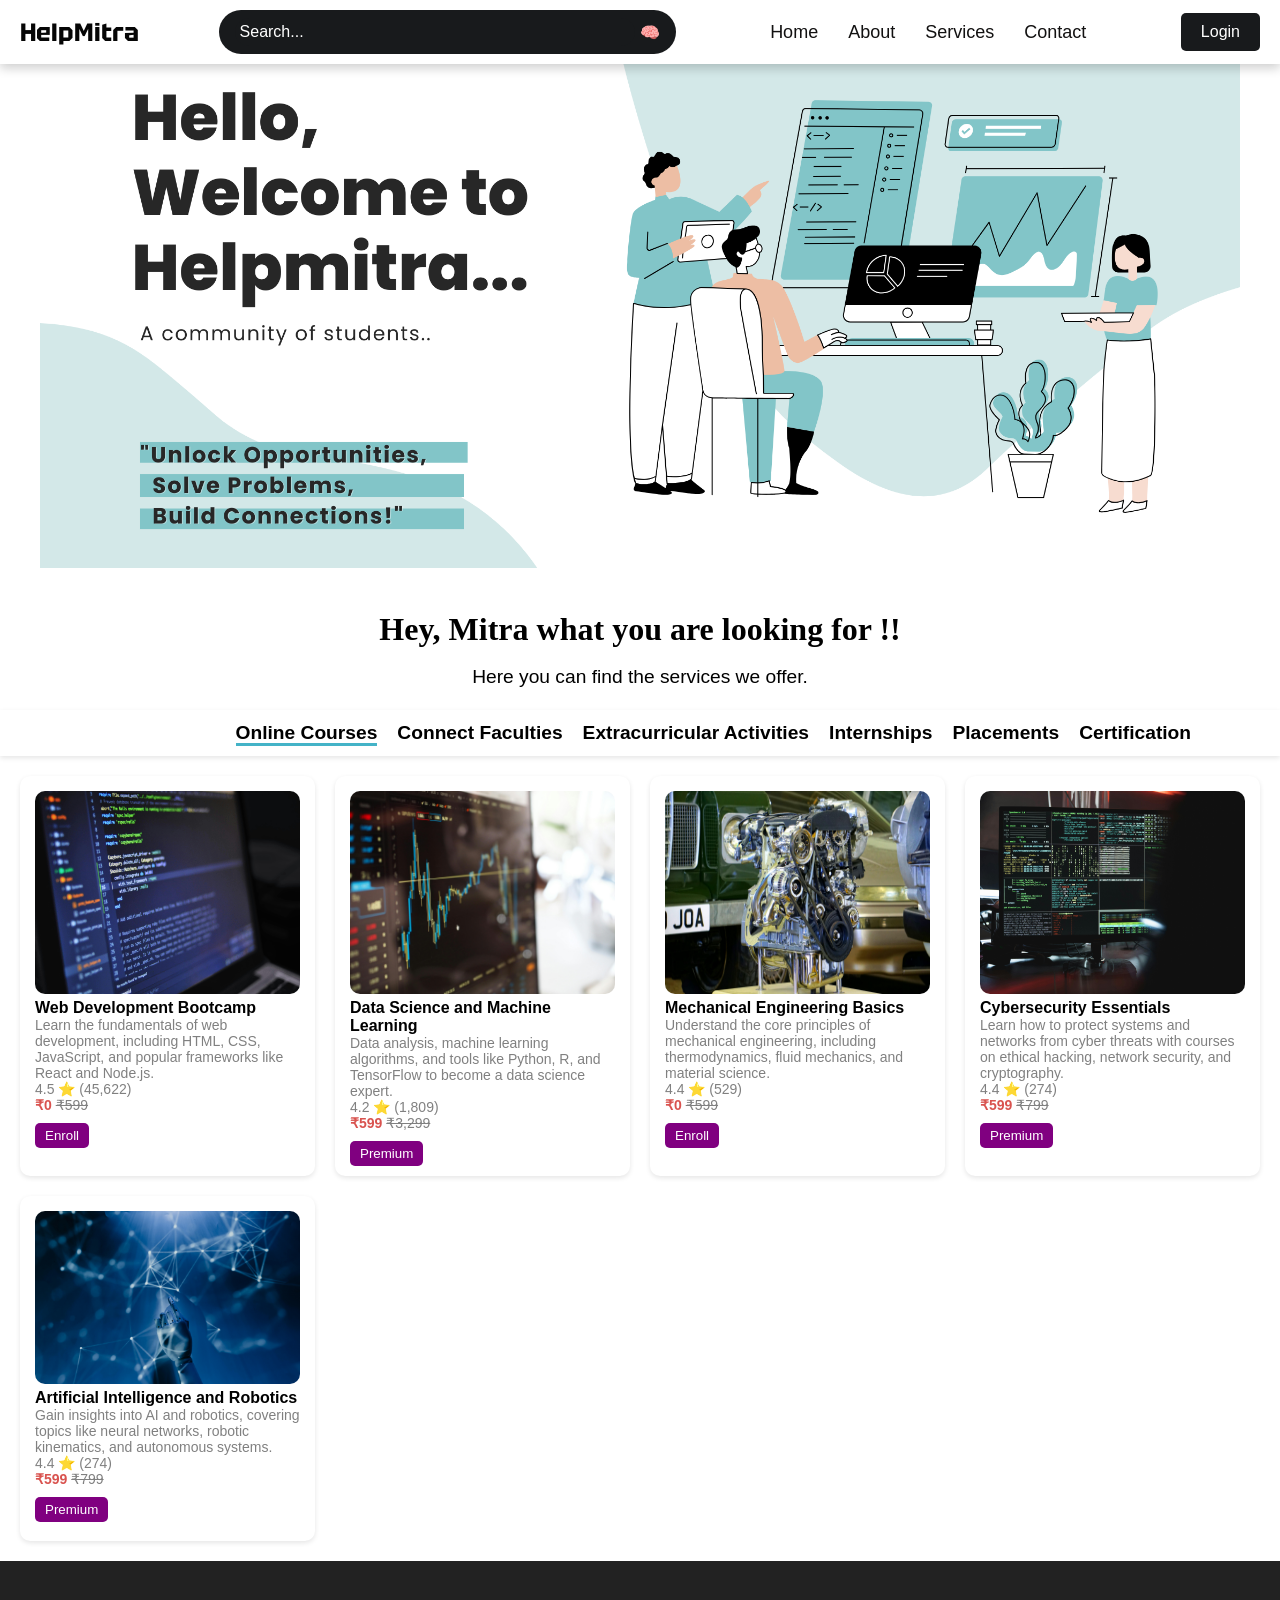
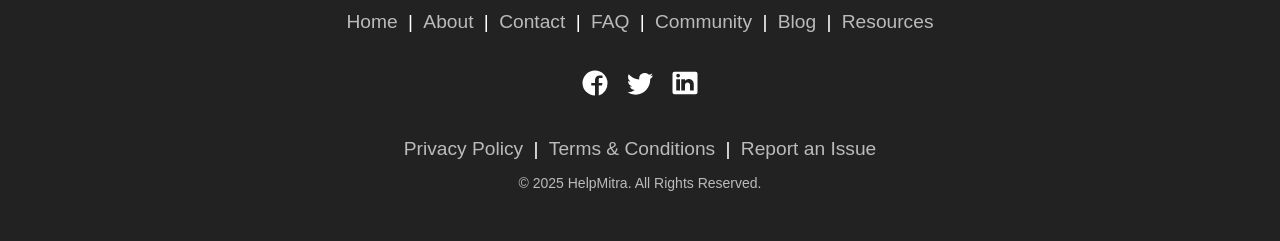
<file: index.html>
<!DOCTYPE html>
<html lang="en">

<head>

    <meta charset="UTF-8">
    <meta name="viewport" content="width=device-width, initial-scale=1.0">
    <title>Helpmitra-Connectivity</title>
    <link rel="stylesheet" href="p1.css">
    <link href="https://fonts.googleapis.com/css2?family=Tektur:wght@400;700&display=swap" rel="stylesheet">
</head>

<body>

    <header class="header">

        <div class="logo">HelpMitra</div>
        <form class="search-box">
            <input type="text" placeholder="Search..." />
            <button type="submit">🧠</button>
        </form>

        <ul class="nav-links">
            <li><a href="index.html">Home</a></li>
            <li><a href="about.html">About</a></li>
            <li><a href="#serv">Services</a></li>
            <li><a href="contact.html">Contact</a></li>
        </ul>
        <a href="l1.html" class="login-btn">Login</a>

    </header>

    <img src="bannerHeMi.png" class="imagess" alt="error occurs">

    <h1 id="serv">Hey, Mitra what you are looking for !!</h1><br>
    <p1>Here you can find the services we offer. </p><br>

        <!-- Navigation Bar -->
        <nav>
            <ul>
                <li><a href="#" class="nav-link active" data-category="online-courses">Online Courses</a></li>
                <li><a href="#" class="nav-link" data-category="connect-faculties">Connect Faculties</a></li>
                <li><a href="#" class="nav-link" data-category="extracurricular-activities">Extracurricular
                        Activities</a></li>
                <li><a href="#" class="nav-link" data-category="internships">Internships</a></li>
                <li><a href="#" class="nav-link" data-category="placements">Placements</a></li>
                <li><a href="#" class="nav-link" data-category="certification">Certification</a></li>
            </ul>
        </nav>

        <!-- Course Grid -->
        <section class="course-grid active" id="online-courses">
            <div class="course-card">
                <img src="oc1.jpg" alt="Course 1">
                <h3>Web Development Bootcamp</h3>
                <p>Learn the fundamentals of web development, including HTML, CSS, JavaScript, and popular frameworks
                    like React and Node.js.</p>
                <p>4.5 ⭐ (45,622)</p>
                <p><span class="price">₹0</span> <del>₹599</del></p>
                <button class="premium">Enroll</button>
            </div>

            <div class="course-card">
                <img src="oc2.jpg" alt="Course 2">
                <h3>Data Science and Machine Learning</h3>
                <p>Data analysis, machine learning algorithms, and tools like Python, R, and TensorFlow to become a data
                    science expert.</p>
                <p>4.2 ⭐ (1,809)</p>
                <p><span class="price">₹599</span> <del>₹3,299</del></p>
                <button class="premium">Premium</button>
            </div>

            <div class="course-card">
                <img src="oc3.jpg" alt="Course 3">
                <h3>Mechanical Engineering Basics</h3>
                <p>Understand the core principles of mechanical engineering, including thermodynamics, fluid mechanics,
                    and material science.</p>
                <p>4.4 ⭐ (529)</p>
                <p><span class="price">₹0</span> <del>₹599</del></p>
                <button class="premium">Enroll</button>
            </div>

            <div class="course-card">
                <img src="oc4.jpg" alt="Course 4">
                <h3>Cybersecurity Essentials</h3>
                <p>Learn how to protect systems and networks from cyber threats with courses on ethical hacking, network
                    security, and cryptography.</p>
                <p>4.4 ⭐ (274)</p>
                <p><span class="price">₹599</span> <del>₹799</del></p>
                <button class="premium">Premium</button>
            </div>

            <div class="course-card">
                <img src="oc5.jpg" alt="Course 4">
                <h3>Artificial Intelligence and Robotics</h3>
                <p>Gain insights into AI and robotics, covering topics like neural networks, robotic kinematics, and
                    autonomous systems.</p>
                <p>4.4 ⭐ (274)</p>
                <p><span class="price">₹599</span> <del>₹799</del></p>
                <button class="premium">Premium</button>
            </div>

        </section>
        <section class="course-grid" id="connect-faculties">
            <div class="course-card">
                <img src="cf1.jpg" alt="Course 1">
                <h3>Dr. pro. vivek singh</h3>
                <p>Professor of Computer Science</p>
                <p>Over 20 years of experience in teaching and research in the field of artificial intelligence.</p>
                <div class="contact-info">
                    <p><strong>Email:</strong>viveksingh@example.com</p>
                    <p><strong>Subjects:</strong> AI, Machine Learning, Data Structures</p>
                </div>
            </div>

            <div class="course-card">
                <img src="cf2.jpg" alt="Course 2">
                <h3>Dr. prof. damyanti patel</h3>
                <p>Associate Professor of Mathematics</p>
                <p>Specializes in algebra and has published numerous papers in international journals.</p>
                <div class="contact-info">
                    <p><strong>Email:</strong>pateldamyati@example.com</p>
                    <p><strong>Subjects:</strong>Algebra, Calculus, Statistics</p>
                </div>
            </div>

            <div class="course-card">
                <img src="cf3.jpg" alt="Course 3">
                <h3>prof. Akash parmar</h3>
                <p>Assistant Professor of Physics</p>
                <p>Focuses on quantum mechanics and he is passionate about teaching.</p>
                <div class="contact-info">
                    <p><strong>Email:</strong>akashparmar@example.com</p>
                    <p><strong>Subjects:</strong>Quantum Mechanics, Thermodynamics</p>
                </div>
            </div>

            <div class="course-card">
                <img src="cf4.jpg" alt="Course 4">
                <h3>prof. Alakh pandey</h3>
                <p>Assistant Professor of Physics</p>
                <div class="contact-info">
                    <p><strong>Email:</strong>alakhpandey@example.com</p>
                    <p><strong>Subjects:</strong>Quantum physics</p>
                </div>
            </div>

            <div class="course-card">
                <img src="cf5.jpg" alt="Course 4">
                <h3>prof.Ashis kumar</h3>
                <p>Assistant Professor of robotics</p>
                <div class="contact-info">
                    <p><strong>Email:</strong>emilyjohnson@example.com</p>
                    <p><strong>Subjects:</strong>IOT, Automation</p>
                </div>
            </div>
        </section>

        <section class="course-grid" id="extracurricular-activities">
            <div class="course-card">
                <img src="activ1.jpg.jpg" alt="Course 1">
                <h3>BasketBall</h3>
                <p>Join our basketball team to improve your skills and compete in local tournaments.</p>
                <p><span class="price">₹0</span> <del>₹599</del></p>
                <button class="premium">Free</button>
            </div>

            <div class="course-card">
                <img src="activ2.jpg.jpg" alt="Course 2">
                <h3>Chess Club</h3>
                <p>Challenge your mind and compete with others in our chess club.</p>
                <button class="premium">Join</button>
            </div>

            <div class="course-card">
                <img src="activ3.jpg.jpg" alt="Course 3">
                <h3>Drama Club</h3>
                <p>Express yourself through acting and participate in our annual plays.</p>
                <p><span class="price">₹0</span> <del>₹599</del></p>
                <button class="premium">Free</button>
            </div>

            <div class="course-card">
                <img src="activ4.jpg.jpg" alt="Course 4">
                <h3>Music Club</h3>
                <p>Join our music club to learn instruments and perform in concerts.</p>
                <p><span class="price">₹599</span> <del>₹799</del></p>
                <button class="premium">Join</button>
            </div>

            <div class="course-card">
                <img src="activ5.jpg.jpg" alt="Course 4">
                <h3>Coding Club</h3>
                <p>Learn to code and work on exciting projects with fellow students.</p>
                <button class="premium">Join</button>
            </div>
        </section>

        <section class="course-grid" id="internships">
            <div class="course-card">
                <img src="intern1.jpg" alt="Course 1">
                <h3>Software Development Intern</h3>
                <p>Company A</p>
                <p>Location:Bengaluru</p>
                <p>Duration: 6 Months</p>
                <button class="premium">Apply Now</button>
            </div>

            <div class="course-card">
                <img src="intern2.jpg" alt="Course 2">
                <h3>Marketing Intern</h3>
                <p>Company B</p>
                <p>Location:Chennai,India</p>
                <p>Duration: 6 Months</p>
                <button class="premium">Apply Now</button>
            </div>

            <div class="course-card">
                <img src="intern3.jpg" alt="Course 3">
                <h3>Graphic Design Intern</h3>
                <p>Company C</p>
                <p>Location:Remote</p>
                <p>Duration: 4 Months</p>
                <button class="premium">Apply Now</button>
            </div>

        </section>

        <section class="course-grid" id="placements">
            <div class="course-card">
                <img src="place1.jpg" alt="Course 1">
                <h3>Software Engineer at TechCorp</h3>
                <p>Join TechCorp as a Software Engineer and work on cutting-edge technologies.</p>
                <button class="premium">Read More</button>
            </div>

            <div class="course-card">
                <img src="place2.jpg" alt="Course 1">
                <h3>Data Analyst at DataSolutions</h3>
                <p>Analyze and interpret complex data sets to help businesses make informed decisions.</p>
                <button class="premium">Read More</button>
            </div>

            <div class="course-card">
                <img src="place3.jpg" alt="Course 1">
                <h3>Marketing Specialist at MarketGurus</h3>
                <p>Develop and implement marketing strategies to promote products and services.</p>
                <button class="premium">Read More</button>
            </div>

            <div class="course-card">
                <img src="place4.jpg" alt="Course 1">
                <h3>Frontend Developer at Narola Infotech</h3>
                <p>Join Narola Infotech as a Frontend developer and work on cutting-edge technologies.</p>
                <button class="premium">Read More</button>
            </div>


        </section>

        <section class="course-grid" id="certification">
            <div class="course-card">
                <img src="image1.jpg" alt="Course 1">
                <h3>The Complete AI Guide: Learn ChatGPT</h3>
                <p>4.5 ⭐ (45,622)</p>
                <p><span class="price">₹0</span> <del>₹599</del></p>
                <button class="premium">Free</button>
            </div>

            <div class="course-card">
                <img src="image2.jpg" alt="Course 2">
                <h3>The Complete AI-Powered Copywriting Course</h3>
                <p>4.2 ⭐ (1,809)</p>
                <p><span class="price">₹599</span> <del>₹3,299</del></p>
                <button class="premium">Premium</button>
            </div>

            <div class="course-card">
                <img src="image3.jpg" alt="Course 3">
                <h3>ChatGPT, DeepSeek, Grok & More AI Tools</h3>
                <p>4.4 ⭐ (529)</p>
                <p><span class="price">₹0</span> <del>₹599</del></p>
                <button class="premium">Free</button>
            </div>

            <div class="course-card">
                <img src="image4.jpg" alt="Course 4">
                <h3>Mastering SEO With ChatGPT</h3>
                <p>4.4 ⭐ (274)</p>
                <p><span class="price">₹599</span> <del>₹799</del></p>
                <button class="premium">Premium</button>
            </div>
        </section>

        <footer>
            <div class="footer-container">
                <div class="footer-links">
                    <a href="index.html">Home</a> |
                    <a href="about.html">About</a> |
                    <a href="contact.html">Contact</a> |
                    <a href="#">FAQ</a> |
                    <a href="#">Community</a> |
                    <a href="#">Blog</a> |
                    <a href="#serv">Resources</a>
                </div>

                <div class="social-icons">
                    <!-- Facebook -->
                    <a href="https://www.facebook.com/yourprofile" target="_blank">
                        <svg xmlns="http://www.w3.org/2000/svg" width="30" height="30" viewBox="0 0 24 24"
                            fill="currentColor">
                            <path
                                d="M22 12A10 10 0 1 0 12 22V14H9v-2h3V9.5a3.5 3.5 0 0 1 3.5-3.5h2.5V8h-2c-.55 0-1 .45-1 1V12h3l-.5 2h-2.5v8A10 10 0 0 0 22 12Z" />
                        </svg>
                    </a>

                    <!-- Twitter -->
                    <a href="https://twitter.com/yourprofile" target="_blank">
                        <svg xmlns="http://www.w3.org/2000/svg" width="30" height="30" viewBox="0 0 24 24"
                            fill="currentColor">
                            <path
                                d="M22.46 6c-.77.35-1.6.58-2.46.69a4.26 4.26 0 0 0 1.88-2.35 8.27 8.27 0 0 1-2.68 1.02A4.13 4.13 0 0 0 15.5 4a4.14 4.14 0 0 0-4.17 4.3c0 .33.04.66.11.97A11.75 11.75 0 0 1 3 5.09a4.24 4.24 0 0 0-.56 2.17c0 1.49.72 2.8 1.83 3.57a4.07 4.07 0 0 1-1.88-.53v.05c0 2.08 1.44 3.83 3.36 4.24a4.17 4.17 0 0 1-1.87.07 4.16 4.16 0 0 0 3.88 2.9A8.35 8.35 0 0 1 2 19.48a11.77 11.77 0 0 0 6.36 1.88c7.63 0 11.8-6.4 11.8-11.95v-.55A8.47 8.47 0 0 0 22.46 6Z" />
                        </svg>
                    </a>

                    <!-- LinkedIn -->
                    <a href="https://www.linkedin.com/in/yourprofile" target="_blank">
                        <svg xmlns="http://www.w3.org/2000/svg" width="30" height="30" viewBox="0 0 24 24"
                            fill="currentColor">
                            <path
                                d="M20.45 3H3.55A1.55 1.55 0 0 0 2 4.55v14.9A1.55 1.55 0 0 0 3.55 21h16.9A1.55 1.55 0 0 0 22 19.45V4.55A1.55 1.55 0 0 0 20.45 3ZM8 18H5V9h3v9ZM6.5 7.5A1.5 1.5 0 1 1 8 6a1.5 1.5 0 0 1-1.5 1.5ZM19 18h-3v-4.5c0-1.15-.85-2-2-2s-2 .85-2 2V18h-3V9h3v1.25a3.5 3.5 0 0 1 3-1.5c2.2 0 4 1.8 4 4V18Z" />
                        </svg>
                    </a>
                </div>


                <div class="footer-legal">
                    <a href="#">Privacy Policy</a> |
                    <a href="#">Terms & Conditions</a> |
                    <a href="#">Report an Issue</a>
                </div>

                <p>&copy; 2025 HelpMitra. All Rights Reserved.</p>
            </div>
        </footer>

        <script src="p1.js"></script>
</body>

</html>
</file>
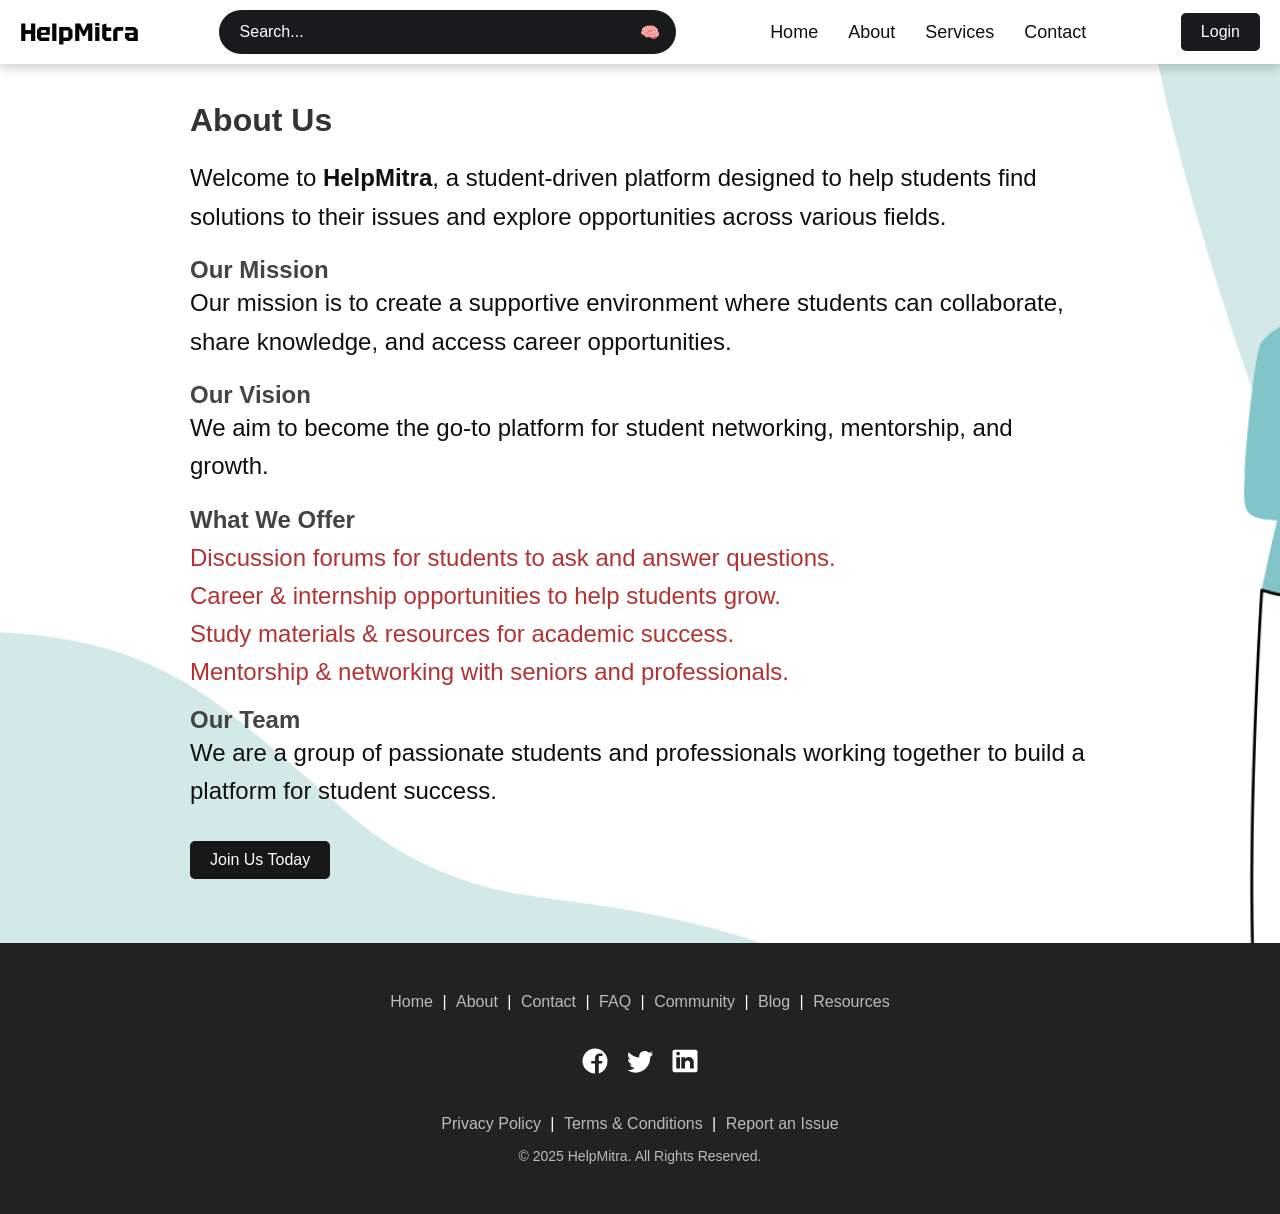
<file: about.html>
<!DOCTYPE html>
<html lang="en">

<head>
    <meta charset="UTF-8">
    <meta name="viewport" content="width=device-width, initial-scale=1.0">
    <title>About Us - Helpmitra-Community</title>
    <link rel="stylesheet" href="p1.css">
    <link href="https://fonts.googleapis.com/css2?family=Tektur:wght@400;700&display=swap" rel="stylesheet">
</head>

<body class="aboutt">
    <header class="header">

        <div class="logo">HelpMitra</div>
        <form class="search-box">
            <input type="text" placeholder="Search..." />
            <button type="submit">🧠</button>
        </form>

        <ul class="nav-links">
            <li><a href="index.html">Home</a></li>
            <li><a href="about.html">About</a></li>
            <li><a href="index.html#serv">Services</a></li>
            <li><a href="contact.html">Contact</a></li>
        </ul>
        <a href="l1.html" class="login-btn">Login</a>

    </header>

    <div class="about-container">
        <h2 class="h22">About Us</h2>
        <p class="p3">Welcome to <strong>HelpMitra</strong>, a student-driven platform designed to help
            students find solutions to their issues and explore opportunities across various fields.</p>

        <h3 class="h33">Our Mission</h3>
        <p class="p3">Our mission is to create a supportive environment where students can collaborate, share
            knowledge, and access career opportunities.</p>

        <h3 class="h33">Our Vision</h3>
        <p class="p3">We aim to become the go-to platform for student networking, mentorship, and growth.</p>

        <h3 class="h33">What We Offer</h3>
        <ul class="ul3">
            <li>Discussion forums for students to ask and answer questions.</li>
            <li>Career & internship opportunities to help students grow.</li>
            <li>Study materials & resources for academic success.</li>
            <li>Mentorship & networking with seniors and professionals.</li>
        </ul>

        <h3 class="h33">Our Team</h3>
        <p class="p3">We are a group of passionate students and professionals working together to build a platform
            for student success.</p>

        <a href="l1.html" class="cta-button">Join Us Today</a>
    </div>


    <footer>
        <div class="footer-container">
            <div class="footer-links">
                <a href="index.html">Home</a> |
                <a href="about.html">About</a> |
                <a href="contact.html">Contact</a> |
                <a href="#">FAQ</a> |
                <a href="#">Community</a> |
                <a href="#">Blog</a> |
                <a href="#">Resources</a>
            </div>

            <div class="social-icons">
                <!-- Facebook -->
                <a href="https://www.facebook.com/yourprofile" target="_blank">
                    <svg xmlns="http://www.w3.org/2000/svg" width="30" height="30" viewBox="0 0 24 24"
                        fill="currentColor">
                        <path
                            d="M22 12A10 10 0 1 0 12 22V14H9v-2h3V9.5a3.5 3.5 0 0 1 3.5-3.5h2.5V8h-2c-.55 0-1 .45-1 1V12h3l-.5 2h-2.5v8A10 10 0 0 0 22 12Z" />
                    </svg>
                </a>

                <!-- Twitter -->
                <a href="https://twitter.com/yourprofile" target="_blank">
                    <svg xmlns="http://www.w3.org/2000/svg" width="30" height="30" viewBox="0 0 24 24"
                        fill="currentColor">
                        <path
                            d="M22.46 6c-.77.35-1.6.58-2.46.69a4.26 4.26 0 0 0 1.88-2.35 8.27 8.27 0 0 1-2.68 1.02A4.13 4.13 0 0 0 15.5 4a4.14 4.14 0 0 0-4.17 4.3c0 .33.04.66.11.97A11.75 11.75 0 0 1 3 5.09a4.24 4.24 0 0 0-.56 2.17c0 1.49.72 2.8 1.83 3.57a4.07 4.07 0 0 1-1.88-.53v.05c0 2.08 1.44 3.83 3.36 4.24a4.17 4.17 0 0 1-1.87.07 4.16 4.16 0 0 0 3.88 2.9A8.35 8.35 0 0 1 2 19.48a11.77 11.77 0 0 0 6.36 1.88c7.63 0 11.8-6.4 11.8-11.95v-.55A8.47 8.47 0 0 0 22.46 6Z" />
                    </svg>
                </a>

                <!-- LinkedIn -->
                <a href="https://www.linkedin.com/in/yourprofile" target="_blank">
                    <svg xmlns="http://www.w3.org/2000/svg" width="30" height="30" viewBox="0 0 24 24"
                        fill="currentColor">
                        <path
                            d="M20.45 3H3.55A1.55 1.55 0 0 0 2 4.55v14.9A1.55 1.55 0 0 0 3.55 21h16.9A1.55 1.55 0 0 0 22 19.45V4.55A1.55 1.55 0 0 0 20.45 3ZM8 18H5V9h3v9ZM6.5 7.5A1.5 1.5 0 1 1 8 6a1.5 1.5 0 0 1-1.5 1.5ZM19 18h-3v-4.5c0-1.15-.85-2-2-2s-2 .85-2 2V18h-3V9h3v1.25a3.5 3.5 0 0 1 3-1.5c2.2 0 4 1.8 4 4V18Z" />
                    </svg>
                </a>
            </div>


            <div class="footer-legal">
                <a href="#">Privacy Policy</a> |
                <a href="#">Terms & Conditions</a> |
                <a href="#">Report an Issue</a>
            </div>

            <p>&copy; 2025 HelpMitra. All Rights Reserved.</p>
        </div>
    </footer>
    <script src="p1.js"></script>
</body>

</html>
</file>
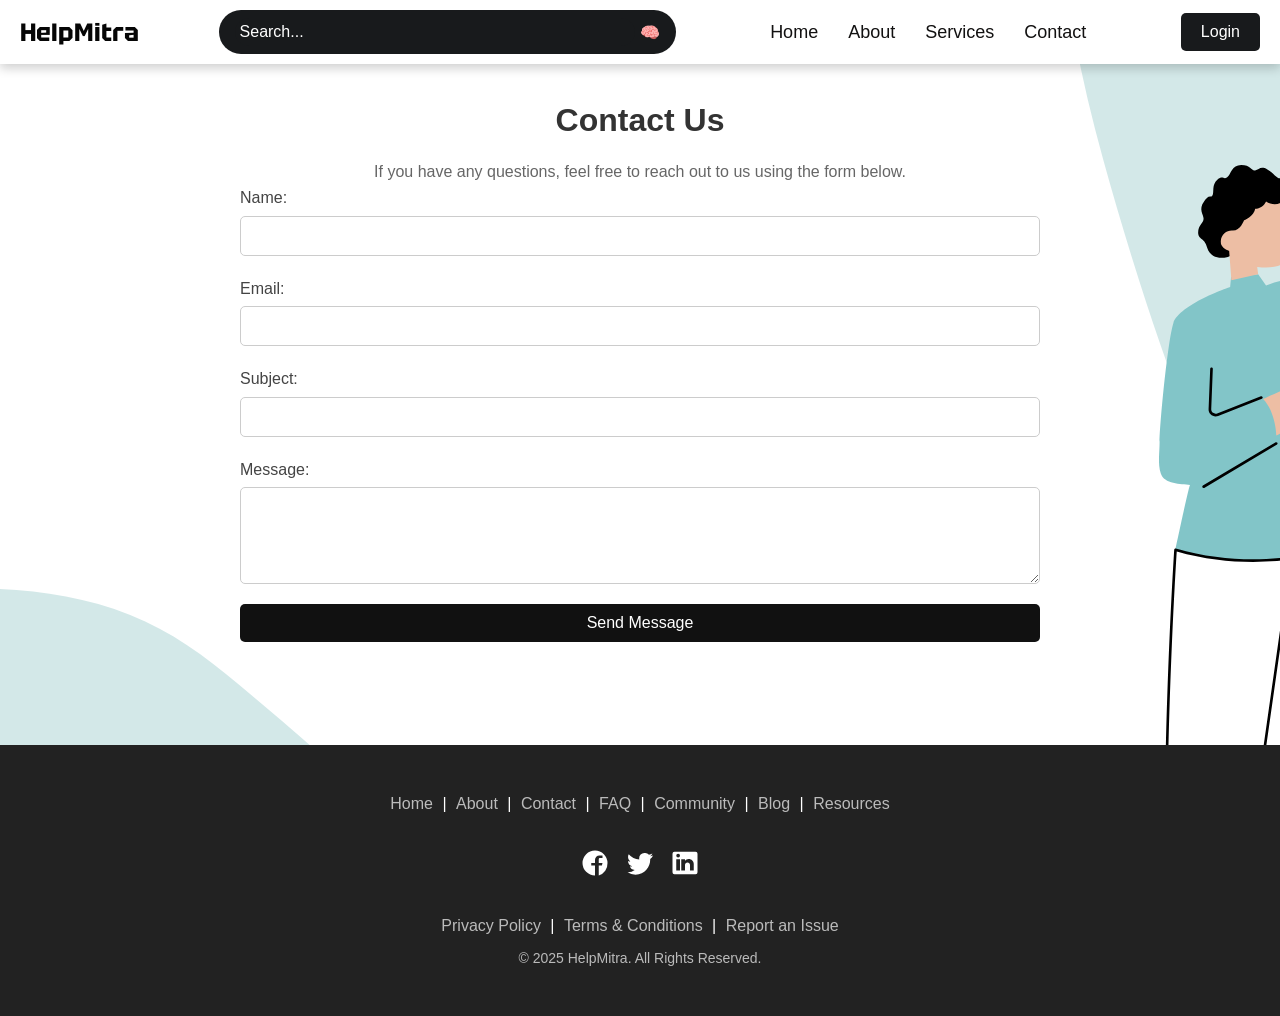
<file: contact.html>
<!DOCTYPE html>
<html lang="en">

<head>
    <meta charset="UTF-8">
    <meta name="viewport" content="width=device-width, initial-scale=1.0">
    <title>Contact Us - Helpmitra-Community</title>
    <link rel="stylesheet" href="p1.css">
    <link href="https://fonts.googleapis.com/css2?family=Tektur:wght@400;700&display=swap" rel="stylesheet">
</head>

<body class="loginfilee">
    <header class="header">

        <div class="logo">HelpMitra</div>
        <form class="search-box">
            <input type="text" placeholder="Search..." />
            <button type="submit">🧠</button>
        </form>

        <ul class="nav-links">
            <li><a href="index.html">Home</a></li>
            <li><a href="about.html">About</a></li>
            <li><a href="index.html#serv">Services</a></li>
            <li><a href="contact.html">Contact</a></li>
        </ul>
        <a href="l1.html" class="login-btn">Login</a>

    </header>

    <section id="contact-us">
        <div class="contact-container">
            <h2 class="h23">Contact Us</h2>
            <p5>If you have any questions, feel free to reach out to us using the form below.</p>

                <form action="submit_form.php" method="POST" class="farm">
                    <div class="form-group">
                        <label for="name">Name:</label>
                        <input type="text" class="cons" id="name" name="name" required>
                    </div>

                    <div class="form-group">
                        <label for="email">Email:</label>
                        <input type="email" class="cons" id="email" name="email" required>
                    </div>

                    <div class="form-group">
                        <label for="subject">Subject:</label>
                        <input type="text" class="cons" id="subject" name="subject" required>
                    </div>

                    <div class="form-group">
                        <label for="message">Message:</label>
                        <textarea id="message" class="cons" name="message" rows="5" required></textarea>
                    </div>

                    <button type="submit" class="submit-btn">Send Message</button>
                </form>
        </div>
    </section>

    <footer>
        <div class="footer-container">
            <div class="footer-links">
                <a href="index.html">Home</a> |
                <a href="about.html">About</a> |
                <a href="contact.html">Contact</a> |
                <a href="#">FAQ</a> |
                <a href="#">Community</a> |
                <a href="#">Blog</a> |
                <a href="#">Resources</a>
            </div>

            <div class="social-icons">
                <!-- Facebook -->
                <a href="https://www.facebook.com/yourprofile" target="_blank">
                    <svg xmlns="http://www.w3.org/2000/svg" width="30" height="30" viewBox="0 0 24 24"
                        fill="currentColor">
                        <path
                            d="M22 12A10 10 0 1 0 12 22V14H9v-2h3V9.5a3.5 3.5 0 0 1 3.5-3.5h2.5V8h-2c-.55 0-1 .45-1 1V12h3l-.5 2h-2.5v8A10 10 0 0 0 22 12Z" />
                    </svg>
                </a>

                <!-- Twitter -->
                <a href="https://twitter.com/yourprofile" target="_blank">
                    <svg xmlns="http://www.w3.org/2000/svg" width="30" height="30" viewBox="0 0 24 24"
                        fill="currentColor">
                        <path
                            d="M22.46 6c-.77.35-1.6.58-2.46.69a4.26 4.26 0 0 0 1.88-2.35 8.27 8.27 0 0 1-2.68 1.02A4.13 4.13 0 0 0 15.5 4a4.14 4.14 0 0 0-4.17 4.3c0 .33.04.66.11.97A11.75 11.75 0 0 1 3 5.09a4.24 4.24 0 0 0-.56 2.17c0 1.49.72 2.8 1.83 3.57a4.07 4.07 0 0 1-1.88-.53v.05c0 2.08 1.44 3.83 3.36 4.24a4.17 4.17 0 0 1-1.87.07 4.16 4.16 0 0 0 3.88 2.9A8.35 8.35 0 0 1 2 19.48a11.77 11.77 0 0 0 6.36 1.88c7.63 0 11.8-6.4 11.8-11.95v-.55A8.47 8.47 0 0 0 22.46 6Z" />
                    </svg>
                </a>

                <!-- LinkedIn -->
                <a href="https://www.linkedin.com/in/yourprofile" target="_blank">
                    <svg xmlns="http://www.w3.org/2000/svg" width="30" height="30" viewBox="0 0 24 24"
                        fill="currentColor">
                        <path
                            d="M20.45 3H3.55A1.55 1.55 0 0 0 2 4.55v14.9A1.55 1.55 0 0 0 3.55 21h16.9A1.55 1.55 0 0 0 22 19.45V4.55A1.55 1.55 0 0 0 20.45 3ZM8 18H5V9h3v9ZM6.5 7.5A1.5 1.5 0 1 1 8 6a1.5 1.5 0 0 1-1.5 1.5ZM19 18h-3v-4.5c0-1.15-.85-2-2-2s-2 .85-2 2V18h-3V9h3v1.25a3.5 3.5 0 0 1 3-1.5c2.2 0 4 1.8 4 4V18Z" />
                    </svg>
                </a>
            </div>


            <div class="footer-legal">
                <a href="#">Privacy Policy</a> |
                <a href="#">Terms & Conditions</a> |
                <a href="#">Report an Issue</a>
            </div>

            <p>&copy; 2025 HelpMitra. All Rights Reserved.</p>
        </div>
    </footer>
    <script src="p1.js"></script>

</body>

</html>
</file>
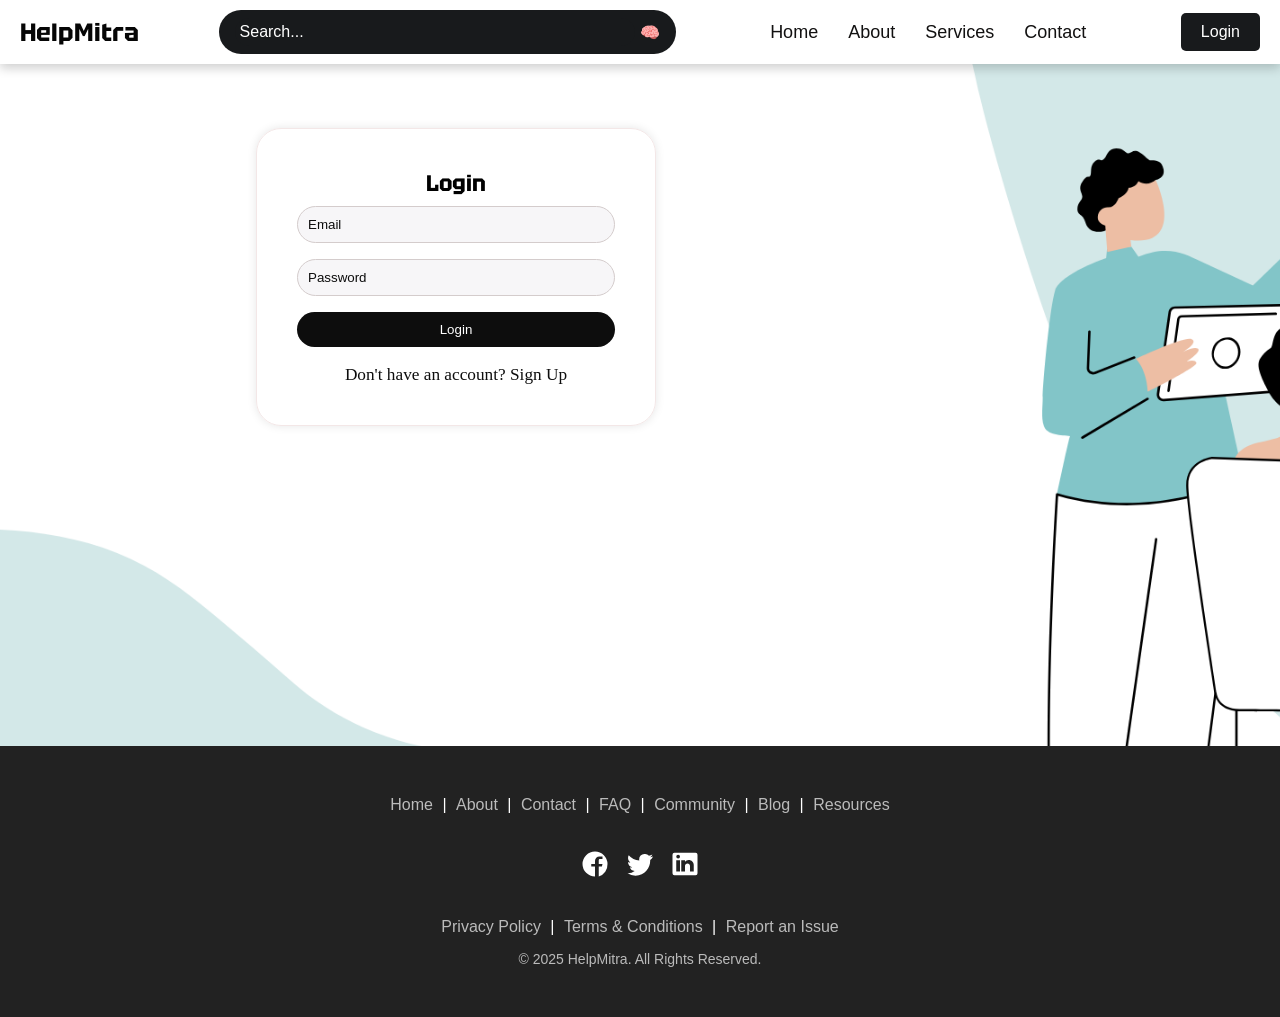
<file: l1.html>
<!DOCTYPE html>
<html lang="en">

<head>
    <meta charset="UTF-8">
    <meta name="viewport" content="width=device-width, initial-scale=1.0">
    <title>Helpmitra Login</title>
    <link rel="stylesheet" href="p1.css">
    <link href="https://fonts.googleapis.com/css2?family=Tektur:wght@400;700&display=swap" rel="stylesheet">
</head>

<body class="loginfile">
    <header class="header">

        <div class="logo">HelpMitra</div>
        <form class="search-box">
            <input type="text" placeholder="Search..." />
            <button type="submit">🧠</button>
        </form>

        <ul class="nav-links">
            <li><a href="index.html">Home</a></li>
            <li><a href="about.html">About</a></li>
            <li><a href="index.html#serv">Services</a></li>
            <li><a href="contact.html">Contact</a></li>
        </ul>
        <a href="l1.html" class="login-btn">Login</a>

    </header>

    <section id="log-on">
        <div class="container" id="form-container">
            <h3 id="form-title">Login</h3>

            <form id="login-form">
                <input type="email" class="inputfile" placeholder="Email" required>
                <input type="password" class="inputfile" placeholder="Password" required>
                <button type="submit" class="btnlog">Login</button>
            </form>
            <form id="signup-form" style="display: none;">
                <input type="text" class="inputfile" placeholder="Full Name" required>
                <input type="email" class="inputfile" placeholder="Email" required>
                <input type="password" class="inputfile" placeholder="Password" required>
                <button type="submit" class="btnlog">Sign Up</button>
            </form>
            <p class="toggle" onclick="toggleForm()">Don't have an account? Sign Up</p>
        </div>
    </section>

    <footer>
        <div class="footer-container">
            <div class="footer-links">
                <a href="index.html">Home</a> |
                <a href="about.html">About</a> |
                <a href="contact.html">Contact</a> |
                <a href="#">FAQ</a> |
                <a href="#">Community</a> |
                <a href="#">Blog</a> |
                <a href="#">Resources</a>
            </div>

            <div class="social-icons">
                <!-- Facebook -->
                <a href="https://www.facebook.com/yourprofile" target="_blank">
                    <svg xmlns="http://www.w3.org/2000/svg" width="30" height="30" viewBox="0 0 24 24"
                        fill="currentColor">
                        <path
                            d="M22 12A10 10 0 1 0 12 22V14H9v-2h3V9.5a3.5 3.5 0 0 1 3.5-3.5h2.5V8h-2c-.55 0-1 .45-1 1V12h3l-.5 2h-2.5v8A10 10 0 0 0 22 12Z" />
                    </svg>
                </a>

                <!-- Twitter -->
                <a href="https://twitter.com/yourprofile" target="_blank">
                    <svg xmlns="http://www.w3.org/2000/svg" width="30" height="30" viewBox="0 0 24 24"
                        fill="currentColor">
                        <path
                            d="M22.46 6c-.77.35-1.6.58-2.46.69a4.26 4.26 0 0 0 1.88-2.35 8.27 8.27 0 0 1-2.68 1.02A4.13 4.13 0 0 0 15.5 4a4.14 4.14 0 0 0-4.17 4.3c0 .33.04.66.11.97A11.75 11.75 0 0 1 3 5.09a4.24 4.24 0 0 0-.56 2.17c0 1.49.72 2.8 1.83 3.57a4.07 4.07 0 0 1-1.88-.53v.05c0 2.08 1.44 3.83 3.36 4.24a4.17 4.17 0 0 1-1.87.07 4.16 4.16 0 0 0 3.88 2.9A8.35 8.35 0 0 1 2 19.48a11.77 11.77 0 0 0 6.36 1.88c7.63 0 11.8-6.4 11.8-11.95v-.55A8.47 8.47 0 0 0 22.46 6Z" />
                    </svg>
                </a>

                <!-- LinkedIn -->
                <a href="https://www.linkedin.com/in/yourprofile" target="_blank">
                    <svg xmlns="http://www.w3.org/2000/svg" width="30" height="30" viewBox="0 0 24 24"
                        fill="currentColor">
                        <path
                            d="M20.45 3H3.55A1.55 1.55 0 0 0 2 4.55v14.9A1.55 1.55 0 0 0 3.55 21h16.9A1.55 1.55 0 0 0 22 19.45V4.55A1.55 1.55 0 0 0 20.45 3ZM8 18H5V9h3v9ZM6.5 7.5A1.5 1.5 0 1 1 8 6a1.5 1.5 0 0 1-1.5 1.5ZM19 18h-3v-4.5c0-1.15-.85-2-2-2s-2 .85-2 2V18h-3V9h3v1.25a3.5 3.5 0 0 1 3-1.5c2.2 0 4 1.8 4 4V18Z" />
                    </svg>
                </a>
            </div>


            <div class="footer-legal">
                <a href="#">Privacy Policy</a> |
                <a href="#">Terms & Conditions</a> |
                <a href="#">Report an Issue</a>
            </div>

            <p>&copy; 2025 HelpMitra. All Rights Reserved.</p>
        </div>
    </footer>

    <script src="p1.js"></script>

</body>

</html>
</file>
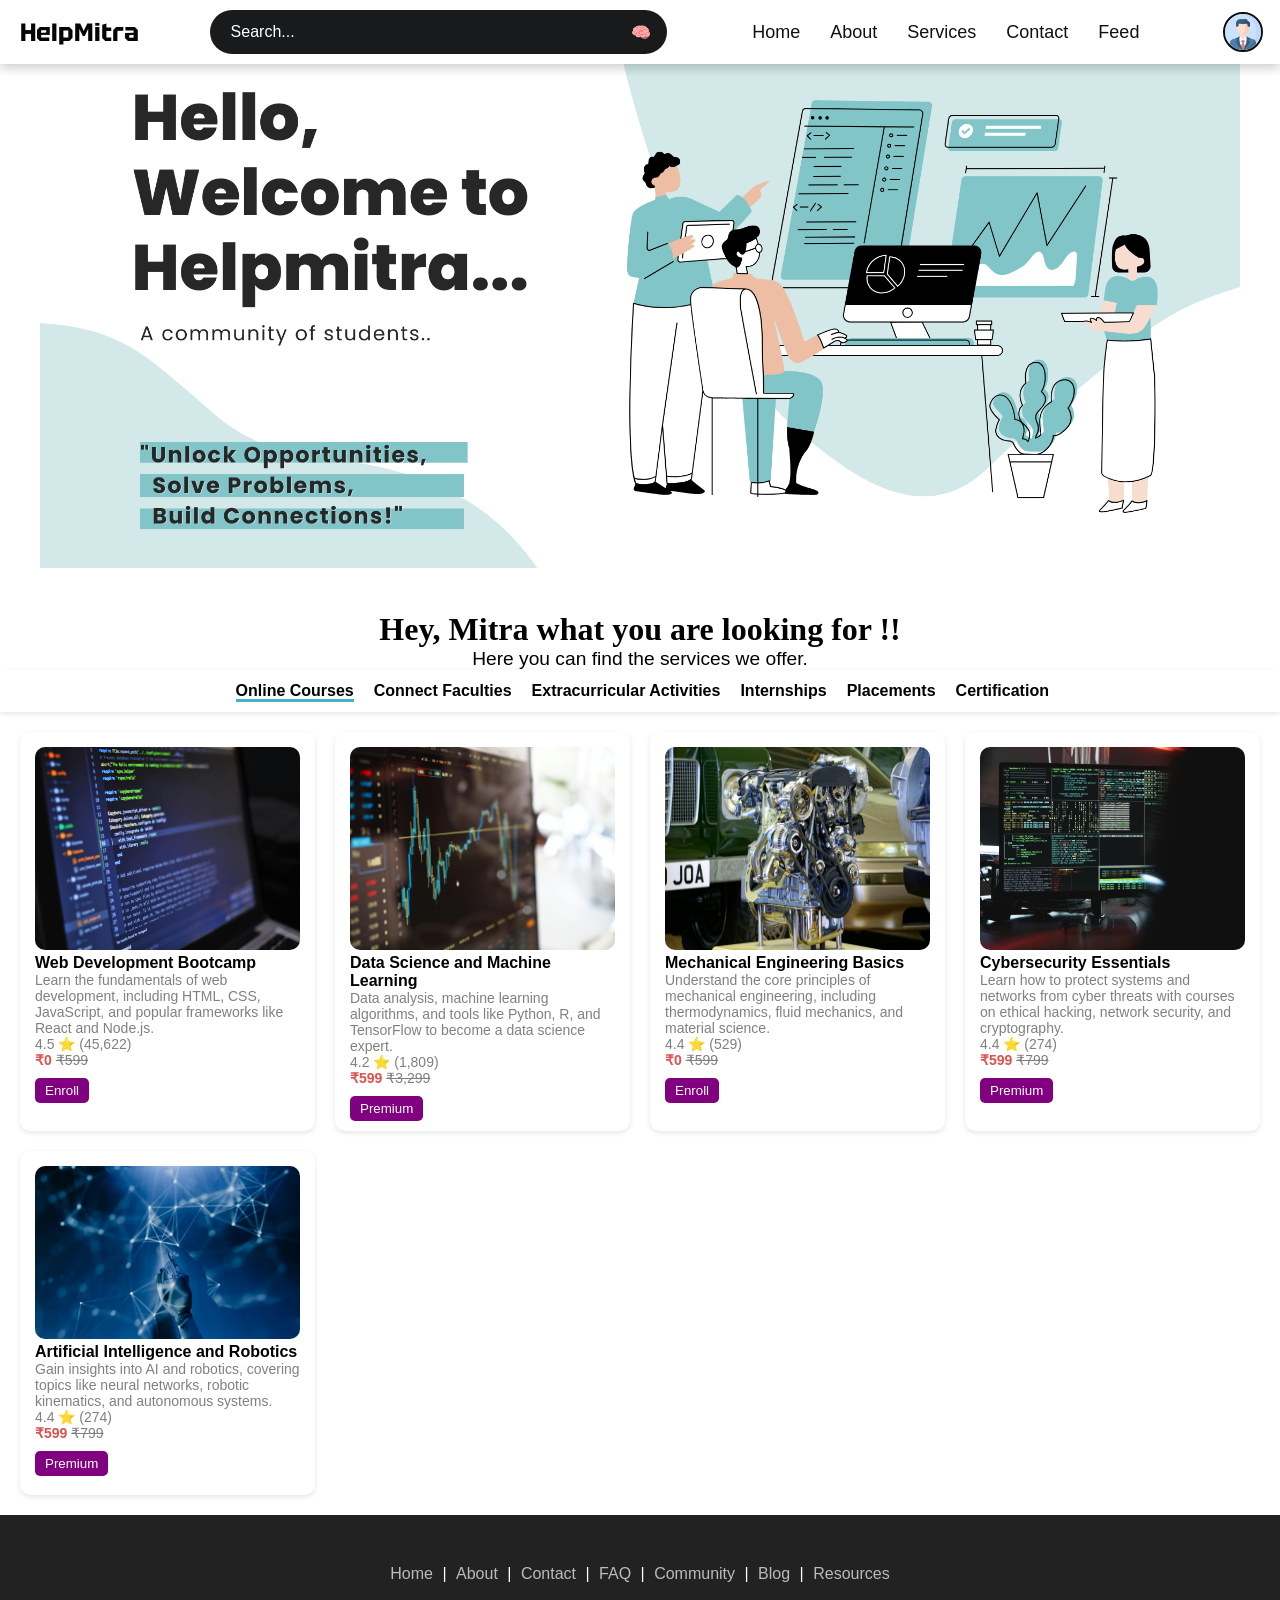
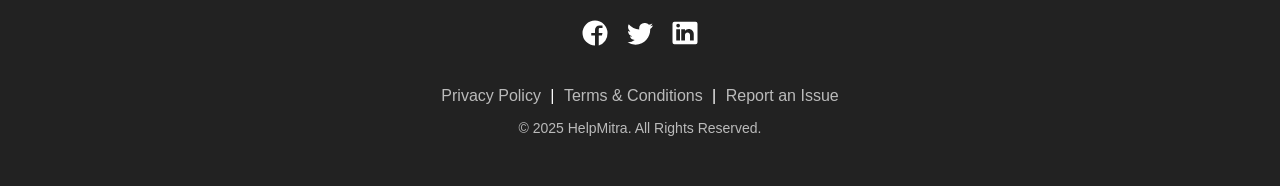
<file: p2.html>
<!DOCTYPE html>
<html lang="en">

<head>

    <meta charset="UTF-8">
    <meta name="viewport" content="width=device-width, initial-scale=1.0">
    <title>Helpmitra-Community of Students</title>
    <link rel="stylesheet" href="p1.css">
    <link href="https://fonts.googleapis.com/css2?family=Tektur:wght@400;700&display=swap" rel="stylesheet">
</head>

<body>

    <header class="header">

        <div class="logo">HelpMitra</div>
        <form class="search-box">
            <input type="text" placeholder="Search..." />
            <button type="submit">🧠</button>
        </form>

        <ul class="nav-links">
            <li><a href="p2.html">Home</a></li>
            <li><a href="about.html">About</a></li>
            <li><a href="index.html#serv">Services</a></li>
            <li><a href="contact.html">Contact</a></li>
            <li><a href="#">Feed</a></li>
        </ul>

        <div class="profile" onclick="toggleDropdown()">
            <div class="profile-icon"><img src="profo.png" class="mypic" alt="profile"></div>
            <div class="dropdown" id="dropdownMenu">
              <a href="#">Profile</a>
              <a href="#">Settings</a>
              <a href="#">Notes</a>
              <a lass="logouut" href="#">Logout</a>
            </div>
          </div>
        </div>
            
    </header>

    <img src="bannerHeMi.png" class="imagess" alt="error occurs">

    <h1>Hey, Mitra what you are looking for !!</h1>
    <p1>Here you can find the services we offer. </p1><br>

    <!-- Navigation Bar -->
    <nav>
        <ul>
            <li><a href="#" class="nav-link active" data-category="online-courses">Online Courses</a></li>
            <li><a href="#" class="nav-link" data-category="connect-faculties">Connect Faculties</a></li>
            <li><a href="#" class="nav-link" data-category="extracurricular-activities">Extracurricular Activities</a>
            </li>
            <li><a href="#" class="nav-link" data-category="internships">Internships</a></li>
            <li><a href="#" class="nav-link" data-category="placements">Placements</a></li>
            <li><a href="#" class="nav-link" data-category="certification">Certification</a></li>
        </ul>
    </nav>

    <!-- Course Grid -->
    <section class="course-grid active" id="online-courses">
        <div class="course-card">
            <img src="oc1.jpg" alt="Course 1">
            <h3>Web Development Bootcamp</h3>
            <p>Learn the fundamentals of web development, including HTML, CSS, JavaScript, and popular frameworks like
                React and Node.js.</p>
            <p>4.5 ⭐ (45,622)</p>
            <p><span class="price">₹0</span> <del>₹599</del></p>
            <button class="premium">Enroll</button>
        </div>

        <div class="course-card">
            <img src="oc2.jpg" alt="Course 2">
            <h3>Data Science and Machine Learning</h3>
            <p>Data analysis, machine learning algorithms, and tools like Python, R, and TensorFlow to become a data
                science expert.</p>
            <p>4.2 ⭐ (1,809)</p>
            <p><span class="price">₹599</span> <del>₹3,299</del></p>
            <button class="premium">Premium</button>
        </div>

        <div class="course-card">
            <img src="oc3.jpg" alt="Course 3">
            <h3>Mechanical Engineering Basics</h3>
            <p>Understand the core principles of mechanical engineering, including thermodynamics, fluid mechanics, and
                material science.</p>
            <p>4.4 ⭐ (529)</p>
            <p><span class="price">₹0</span> <del>₹599</del></p>
            <button class="premium">Enroll</button>
        </div>

        <div class="course-card">
            <img src="oc4.jpg" alt="Course 4">
            <h3>Cybersecurity Essentials</h3>
            <p>Learn how to protect systems and networks from cyber threats with courses on ethical hacking, network
                security, and cryptography.</p>
            <p>4.4 ⭐ (274)</p>
            <p><span class="price">₹599</span> <del>₹799</del></p>
            <button class="premium">Premium</button>
        </div>

        <div class="course-card">
            <img src="oc5.jpg" alt="Course 4">
            <h3>Artificial Intelligence and Robotics</h3>
            <p>Gain insights into AI and robotics, covering topics like neural networks, robotic kinematics, and
                autonomous systems.</p>
            <p>4.4 ⭐ (274)</p>
            <p><span class="price">₹599</span> <del>₹799</del></p>
            <button class="premium">Premium</button>
        </div>

    </section>
    <section class="course-grid" id="connect-faculties">
        <div class="course-card">
            <img src="cf1.jpg" alt="Course 1">
            <h3>Dr. pro. vivek singh</h3>
            <p>Professor of Computer Science</p>
            <p>Over 20 years of experience in teaching and research in the field of artificial intelligence.</p>
            <div class="contact-info">
                <p><strong>Email:</strong>viveksingh@example.com</p>
                <p><strong>Subjects:</strong> AI, Machine Learning, Data Structures</p>
            </div>
        </div>

        <div class="course-card">
            <img src="cf2.jpg" alt="Course 2">
            <h3>Dr. prof. damyanti patel</h3>
            <p>Associate Professor of Mathematics</p>
            <p>Specializes in algebra and has published numerous papers in international journals.</p>
            <div class="contact-info">
                <p><strong>Email:</strong>pateldamyati@example.com</p>
                <p><strong>Subjects:</strong>Algebra, Calculus, Statistics</p>
            </div>
        </div>

        <div class="course-card">
            <img src="cf3.jpg" alt="Course 3">
            <h3>prof. Akash parmar</h3>
            <p>Assistant Professor of Physics</p>
            <p>Focuses on quantum mechanics and he is passionate about teaching.</p>
            <div class="contact-info">
                <p><strong>Email:</strong>akashparmar@example.com</p>
                <p><strong>Subjects:</strong>Quantum Mechanics, Thermodynamics</p>
            </div>
        </div>

        <div class="course-card">
            <img src="cf4.jpg" alt="Course 4">
            <h3>prof. Alakh pandey</h3>
            <p>Assistant Professor of Physics</p>
            <div class="contact-info">
                <p><strong>Email:</strong>alakhpandey@example.com</p>
                <p><strong>Subjects:</strong>Quantum physics</p>
            </div>
        </div>

        <div class="course-card">
            <img src="cf5.jpg" alt="Course 4">
            <h3>prof.Ashis kumar</h3>
            <p>Assistant Professor of robotics</p>
            <div class="contact-info">
                <p><strong>Email:</strong>emilyjohnson@example.com</p>
                <p><strong>Subjects:</strong>IOT, Automation</p>
            </div>
        </div>
    </section>

    <section class="course-grid" id="extracurricular-activities">
        <div class="course-card">
            <img src="activ1.jpg.jpg" alt="Course 1">
            <h3>BasketBall</h3>
            <p>Join our basketball team to improve your skills and compete in local tournaments.</p>
            <p><span class="price">₹0</span> <del>₹599</del></p>
            <button class="premium">Free</button>
        </div>

        <div class="course-card">
            <img src="activ2.jpg.jpg" alt="Course 2">
            <h3>Chess Club</h3>
            <p>Challenge your mind and compete with others in our chess club.</p>
            <button class="premium">Join</button>
        </div>

        <div class="course-card">
            <img src="activ3.jpg.jpg" alt="Course 3">
            <h3>Drama Club</h3>
            <p>Express yourself through acting and participate in our annual plays.</p>
            <p><span class="price">₹0</span> <del>₹599</del></p>
            <button class="premium">Free</button>
        </div>

        <div class="course-card">
            <img src="activ4.jpg.jpg" alt="Course 4">
            <h3>Music Club</h3>
            <p>Join our music club to learn instruments and perform in concerts.</p>
            <p><span class="price">₹599</span> <del>₹799</del></p>
            <button class="premium">Join</button>
        </div>

        <div class="course-card">
            <img src="activ5.jpg.jpg" alt="Course 4">
            <h3>Coding Club</h3>
            <p>Learn to code and work on exciting projects with fellow students.</p>
            <button class="premium">Join</button>
        </div>
    </section>

    <section class="course-grid" id="internships">
        <div class="course-card">
            <img src="intern1.jpg" alt="Course 1">
            <h3>Software Development Intern</h3>
            <p>Company A</p>
            <p>Location:Bengaluru</p>
            <p>Duration: 6 Months</p>
            <button class="premium">Apply Now</button>
        </div>

        <div class="course-card">
            <img src="intern2.jpg" alt="Course 2">
            <h3>Marketing Intern</h3>
            <p>Company B</p>
            <p>Location:Chennai,India</p>
            <p>Duration: 6 Months</p>
            <button class="premium">Apply Now</button>
        </div>

        <div class="course-card">
            <img src="intern3.jpg" alt="Course 3">
            <h3>Graphic Design Intern</h3>
            <p>Company C</p>
            <p>Location:Remote</p>
            <p>Duration: 4 Months</p>
            <button class="premium">Apply Now</button>
        </div>

    </section>

    <section class="course-grid" id="placements">
        <div class="course-card">
            <img src="place1.jpg" alt="Course 1">
            <h3>Software Engineer at TechCorp</h3>
            <p>Join TechCorp as a Software Engineer and work on cutting-edge technologies.</p>
            <button class="premium">Read More</button>
        </div>

        <div class="course-card">
            <img src="place2.jpg" alt="Course 1">
            <h3>Data Analyst at DataSolutions</h3>
            <p>Analyze and interpret complex data sets to help businesses make informed decisions.</p>
            <button class="premium">Read More</button>
        </div>

        <div class="course-card">
            <img src="place3.jpg" alt="Course 1">
            <h3>Marketing Specialist at MarketGurus</h3>
            <p>Develop and implement marketing strategies to promote products and services.</p>
            <button class="premium">Read More</button>
        </div>

        <div class="course-card">
            <img src="place4.jpg" alt="Course 1">
            <h3>Frontend Developer at Narola Infotech</h3>
            <p>Join Narola Infotech as a Frontend developer and work on cutting-edge technologies.</p>
            <button class="premium">Read More</button>
        </div>


    </section>

    <section class="course-grid" id="certification">
        <div class="course-card">
            <img src="image1.jpg" alt="Course 1">
            <h3>The Complete AI Guide: Learn ChatGPT</h3>
            <p>4.5 ⭐ (45,622)</p>
            <p><span class="price">₹0</span> <del>₹599</del></p>
            <button class="premium">Free</button>
        </div>

        <div class="course-card">
            <img src="image2.jpg" alt="Course 2">
            <h3>The Complete AI-Powered Copywriting Course</h3>
            <p>4.2 ⭐ (1,809)</p>
            <p><span class="price">₹599</span> <del>₹3,299</del></p>
            <button class="premium">Premium</button>
        </div>

        <div class="course-card">
            <img src="image3.jpg" alt="Course 3">
            <h3>ChatGPT, DeepSeek, Grok & More AI Tools</h3>
            <p>4.4 ⭐ (529)</p>
            <p><span class="price">₹0</span> <del>₹599</del></p>
            <button class="premium">Free</button>
        </div>

        <div class="course-card">
            <img src="image4.jpg" alt="Course 4">
            <h3>Mastering SEO With ChatGPT</h3>
            <p>4.4 ⭐ (274)</p>
            <p><span class="price">₹599</span> <del>₹799</del></p>
            <button class="premium">Premium</button>
        </div>
    </section>

    <footer>
        <div class="footer-container">
            <div class="footer-links">
                <a href="p2.html">Home</a> |
                <a href="about.html">About</a> |
                <a href="contact.html">Contact</a> |
                <a href="#">FAQ</a> |
                <a href="#">Community</a> |
                <a href="#">Blog</a> |
                <a href="#">Resources</a>
            </div>


            <div class="social-icons">
                <!-- Facebook -->
                <a href="https://www.facebook.com/yourprofile" target="_blank">
                    <svg xmlns="http://www.w3.org/2000/svg" width="30" height="30" viewBox="0 0 24 24"
                        fill="currentColor">
                        <path
                            d="M22 12A10 10 0 1 0 12 22V14H9v-2h3V9.5a3.5 3.5 0 0 1 3.5-3.5h2.5V8h-2c-.55 0-1 .45-1 1V12h3l-.5 2h-2.5v8A10 10 0 0 0 22 12Z" />
                    </svg>
                </a>

                <!-- Twitter -->
                <a href="https://twitter.com/yourprofile" target="_blank">
                    <svg xmlns="http://www.w3.org/2000/svg" width="30" height="30" viewBox="0 0 24 24"
                        fill="currentColor">
                        <path
                            d="M22.46 6c-.77.35-1.6.58-2.46.69a4.26 4.26 0 0 0 1.88-2.35 8.27 8.27 0 0 1-2.68 1.02A4.13 4.13 0 0 0 15.5 4a4.14 4.14 0 0 0-4.17 4.3c0 .33.04.66.11.97A11.75 11.75 0 0 1 3 5.09a4.24 4.24 0 0 0-.56 2.17c0 1.49.72 2.8 1.83 3.57a4.07 4.07 0 0 1-1.88-.53v.05c0 2.08 1.44 3.83 3.36 4.24a4.17 4.17 0 0 1-1.87.07 4.16 4.16 0 0 0 3.88 2.9A8.35 8.35 0 0 1 2 19.48a11.77 11.77 0 0 0 6.36 1.88c7.63 0 11.8-6.4 11.8-11.95v-.55A8.47 8.47 0 0 0 22.46 6Z" />
                    </svg>
                </a>

                <!-- LinkedIn -->
                <a href="https://www.linkedin.com/in/yourprofile" target="_blank">
                    <svg xmlns="http://www.w3.org/2000/svg" width="30" height="30" viewBox="0 0 24 24"
                        fill="currentColor">
                        <path
                            d="M20.45 3H3.55A1.55 1.55 0 0 0 2 4.55v14.9A1.55 1.55 0 0 0 3.55 21h16.9A1.55 1.55 0 0 0 22 19.45V4.55A1.55 1.55 0 0 0 20.45 3ZM8 18H5V9h3v9ZM6.5 7.5A1.5 1.5 0 1 1 8 6a1.5 1.5 0 0 1-1.5 1.5ZM19 18h-3v-4.5c0-1.15-.85-2-2-2s-2 .85-2 2V18h-3V9h3v1.25a3.5 3.5 0 0 1 3-1.5c2.2 0 4 1.8 4 4V18Z" />
                    </svg>
                </a>
            </div>



            <div class="footer-legal">
                <a href="#">Privacy Policy</a> |
                <a href="#">Terms & Conditions</a> |
                <a href="#">Report an Issue</a>
            </div>

            <p>&copy; 2025 HelpMitra. All Rights Reserved.</p>
        </div>
    </footer>


    <script src="p1.js"></script>
</body>

</html>
</file>
<file: p1.css>
body {
    font-family: Arial, sans-serif;
    text-align: center;
    background-color: rgb(255, 255, 255);
    height: 100%;
    /* Make sure body takes full height */
    overflow-x: hidden;
    /* Prevent horizontal scrolling */
}

* {
    margin: 0;
    padding: 0;
    box-sizing: border-box;
}

.header {
    background-color: white;
    color: rgb(3, 3, 3);
    padding: 10px 20px;
    display: flex;
    justify-content: space-between;
    align-items: center;
    box-shadow: 0px 4px 10px rgba(10, 10, 10, 0.2);
    top: 0;
    left: 0;
    width: 100%;
    position: fixed;

}

.logo {
    font-size: 25px;
    font-weight: bold;
    font-family: Tektur;
    color: rgb(6, 6, 6);
}

.nav-links {
    list-style: none;
    display: flex;
}

.nav-links li {
    margin: 0 15px;
}

.nav-links a {
    text-decoration: none;
    color: rgb(18, 17, 17);
    font-size: 18px;
}

.nav-links a:hover {
    color: rgb(33, 195, 109);
}

/* Search Bar Styling */
.search-box {
    display: flex;
    align-items: center;
    background: #181a1c;
    padding: 8px 16px;
    border-radius: 25px;
}

.search-box input {
    border: none;
    background: #181a1c;
    outline: none;
    padding: 5px;
    font-size: 16px;
    width: 400px;
    border-radius: 20px;
}

input::placeholder {
    color: white;
}

input[type="text"] {
    color: aliceblue;
}

.search-box button {
    background: transparent;
    border: none;
    cursor: pointer;
    font-size: 16px;
    margin-left: 5px;
}

.imagess {
    width: 1200px;
    margin-top: 4%;
    /* Set desired width */
    height: auto;
}

.loginfile {
    background-image: url(login1.png);
    background-size: cover;
    height: 100%;
}

/* Login Button */

.login-btn {
    background-color: #181a1c;
    color: white;
    padding: 10px 20px;
    border: none;
    border-radius: 5px;
    cursor: pointer;
    text-decoration: none;
    font-size: px;
}

.login-btn:hover {
    background-color: rgb(33, 195, 109);
}


h1 {
    font-family: Georgia, 'Times New Roman', Times, serif;
    margin-top: 3%;
}

p1 {
    font-size: 120%;
    margin-top: 2%;
}


/* Navigation Bar */
nav {
    background-color: white;
    padding: 12px 8px;
    width: 100%;
    box-shadow: 0 2px 5px rgba(0, 0, 0, 0.1);
}

nav ul {
    list-style: none;
    display: flex;
    gap: 20px;
    padding: 0;
    margin: 0;
    margin-left: 18%
    
}

nav ul li {
    display: inline;
}

nav ul li a {
    text-decoration: none;
    color: black;
    font-weight: bold;
    cursor: pointer;
}

.nav-link.active {
    border-bottom: 3px solid rgb(68, 179, 199);
}

/* Course Grid */
.course-grid {
    display: none;
    grid-template-columns: repeat(auto-fit, minmax(250px, 1fr));
    gap: 20px;
    padding: 20px;
}

.course-grid.active {
    display: grid;
    /* Show only active grid */
}

/* Course Card */
.course-card {
    background: white;
    padding: 15px;
    border-radius: 10px;
    box-shadow: 0 2px 5px rgba(0, 0, 0, 0.1);
    text-align: left;
}

.course-card img {
    width: 100%;
    border-radius: 10px;
    height: 55%;
}

.course-card h3 {
    font-size: 16px;
}

.course-card p {
    color: gray;
    font-size: 14px;
}

.price {
    color: #d9534f;
    font-weight: bold;
}

/* Buttons */
.premium,
.bestseller {
    background: purple;
    color: white;
    padding: 5px 10px;
    border-radius: 5px;
    border: none;
    cursor: pointer;
    margin-top: 10px;
}

/* Login Page */
.container {
    background-color: none;
    padding: 40px;
    border: 1px solid #f3e7e7;
    box-shadow: 0px 0px 10px rgba(0, 0, 0, 0.1);
    border-radius: 25px;
    width: 400px;
    margin-top: 10%;
    margin-bottom: 25%;
    text-align: center;
    font-family: Tektur;
    font-size: 120%;
    margin-left: 20%;
}

.inputfile {
    width: 100%;
    padding: 10px;
    margin: 8px 0;
    background: #f7f6f8;
    border: 1px solid #d4cccc;
    border-radius: 20px;
}

.inputfile::placeholder {
    color: #0d0d0d;
}

.btnlog {
    width: 100%;
    padding: 10px;
    background: #0d0d0d;
    color: white;
    border: none;
    border-radius: 20px;
    margin: 8px 0;
    cursor: pointer;
}

.btnlog:hover {
    background: #5397b4;
}

.toggle {
    margin-top: 10px;
    color: rgb(14, 14, 14);
    cursor: pointer;
    font-family: Georgia, 'Times New Roman', Times, serif;
    font-size: 90%;
}

.toggle:hover {
    color: #1f90a3; /* blue on hover or choose any color */
  }

/*footer*/
footer {
    background: #222;
    color: #fff;
    text-align: center;
    padding: 50px 5px;
}

.footer-container {
    width: 100%;
    max-width: 600px;
    /* Reduce width for better alignment */
    margin: auto;
    display: flex;
    flex-direction: column;
    /* Stack items vertically */
    align-items: center;
    /* Center align items */
    gap: 15px;
    /* Add spacing between sections */
}

.footer-links,
.footer-social,
.footer-legal {
    width: 100%;
}

.footer-links a,
.footer-legal a {
    color: #bbb;
    text-decoration: none;
    margin: 0 5px;
}

.footer-links a:hover,
.footer-legal a:hover {
    color: #fff;
}

.footer-social a img {
    width: 30px;
    margin: 5px;
}

p {
    font-size: 14px;
    color: #bbb;
}

/*about us*/
.aboutt {
    background-image: url(login1.png);
    background-size: cover;
    height: 100%;
}

.about-container {
    max-width: 900px;
    margin: 0 auto;
    text-align: left;
    margin-top: 8%;
    margin-bottom: 5%;
}

.h22 {
    font-size: 2em;
    color: #333;
    margin-bottom: 20px;
}

.h33 {
    font-size: 1.5em;
    color: #444;
    margin-top: 20px;
}

.p3 {
    font-size: 1.5em;
    color: #101010;
    line-height: 1.6;
}

.ul3 {
    list-style-type: none;
    padding-left: 0;
}

.ul3 li {
    font-size: 1.5em;
    color: #b33333;
    margin: 10px 0;
}

.cta-button {
    display: inline-block;
    padding: 10px 20px;
    background-color: #171717;
    color: white;
    text-decoration: none;
    border-radius: 5px;
    margin-top: 30px;
}

.cta-button:hover {
    background-color: #0056b3;
}

/* contact us*/
.loginfilee {
    background-image: url(login1.png);
    height: 100%;

}

.contact-container {
    max-width: 800px;
    margin: 0 auto;
    margin-top: 8%;
    margin-bottom: 8%;
}

.h23 {
    font-size: 2em;
    color: #333;
    margin-bottom: 20px;
}

p5 {
    font-size: 1em;
    color: #666;
    line-height: 1.6;
    margin-bottom: 20px;
}

.farm {
    display: flex;
    flex-direction: column;
    gap: 20px;
}

.form-group {
    display: flex;
    flex-direction: column;
    align-items: flex-start;
}

label {
    font-size: 1em;
    color: #444;
    margin-bottom: 5px;
}

.cons {
    width: 100%;
    padding: 10px;
    font-size: 1em;
    color: #333;
    border: 1px solid #ccc;
    border-radius: 5px;
}

textarea {
    resize: vertical;
}

button.submit-btn {
    background-color: #111111;
    color: white;
    padding: 10px 20px;
    font-size: 1em;
    border: none;
    border-radius: 5px;
    cursor: pointer;
}

button.submit-btn:hover {
    background-color: #3d90a1;
}

/*profile icon*/

.mypic{
    width: 40px;
    height: 40px;
    border-radius: 50%; /* makes it a circle */
    cursor: pointer;
    object-fit: cover;   /* makes sure image fits well */
    border: 2px solid #0d0e0d; /* optional border */
}

.profile {
    position: relative;
    cursor: pointer;
  }
  
  .profile-icon {
    width: 35px;
    height: 35px;
    border-radius: 50%;
    background-color: #ecf0f1;
    display: flex;
    justify-content: center;
    align-items: center;
    color: #2c3e50;
    font-weight: bold;
  }
  
  .dropdown {
    display: none;
    position: absolute;
    right: 0;
    top: 45px;
    background-color: white;
    color: #2c3e50;
    border: 1px solid #5d8ba0;
    border-radius: 5px;
    min-width: 150px;
    box-shadow: 0px 2px 5px rgba(0, 0, 0, 0.2);
    z-index: 1;
  }
  
  .dropdown a {
    display: block;
    padding: 10px;
    text-decoration: none;
    color: #000000;
    font-family:system-ui, -apple-system, BlinkMacSystemFont, 'Segoe UI', Roboto, Oxygen, Ubuntu, Cantarell, 'Open Sans', 'Helvetica Neue', sans-serif;
  }
  
  .dropdown a:hover {
    background-color: #56d5cfcd;
  }

  .logouut{
    color: red;
  }
  

/* Styling for Font Awesome Icon */

.social-icons {
    display: flex;
    gap: 15px;
    justify-content: center;
    padding: 20px;
    background: none;
}

.social-icons a svg {
    fill: white;
    transition: transform 0.3s ease, fill 0.3s ease;
}

.social-icons a:hover svg {
    fill: #007bff;
    /* Changes color on hover */
    transform: scale(1.1);
    /* Slight zoom effect */
}
</file>
